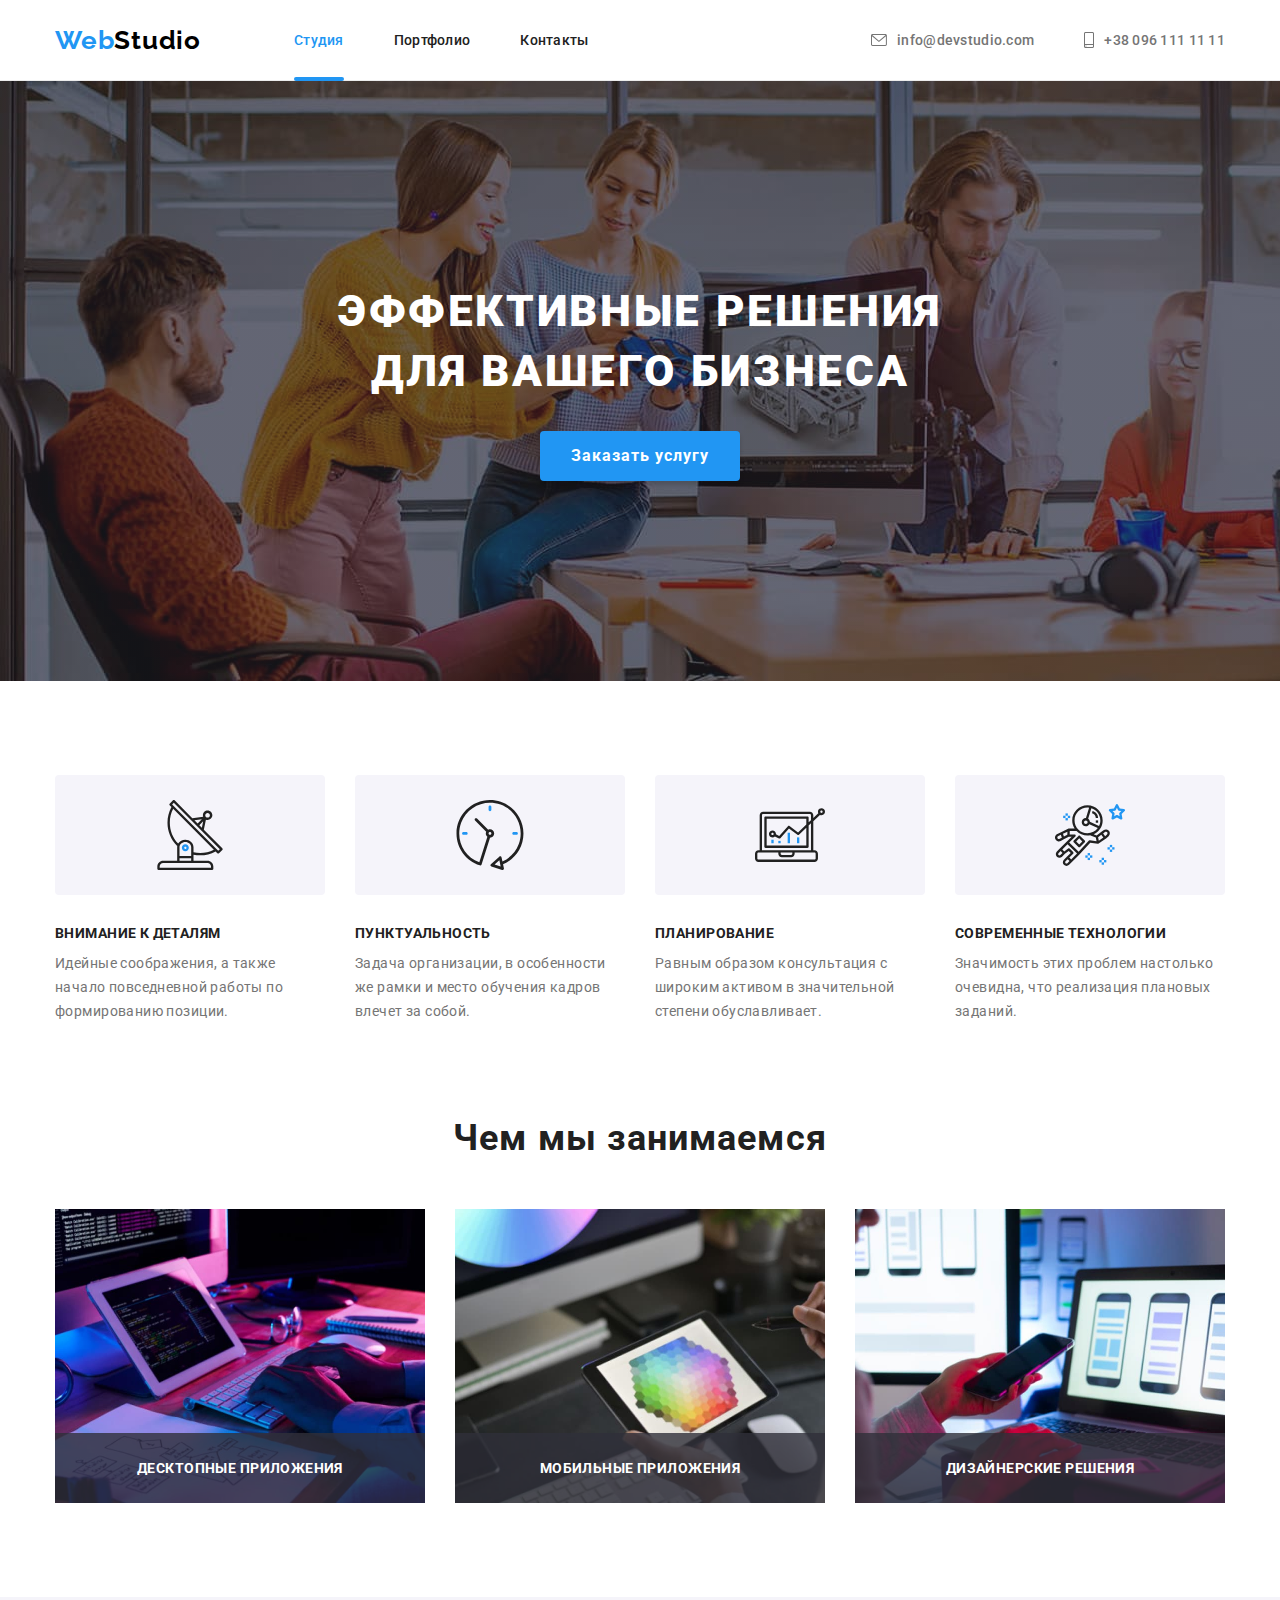
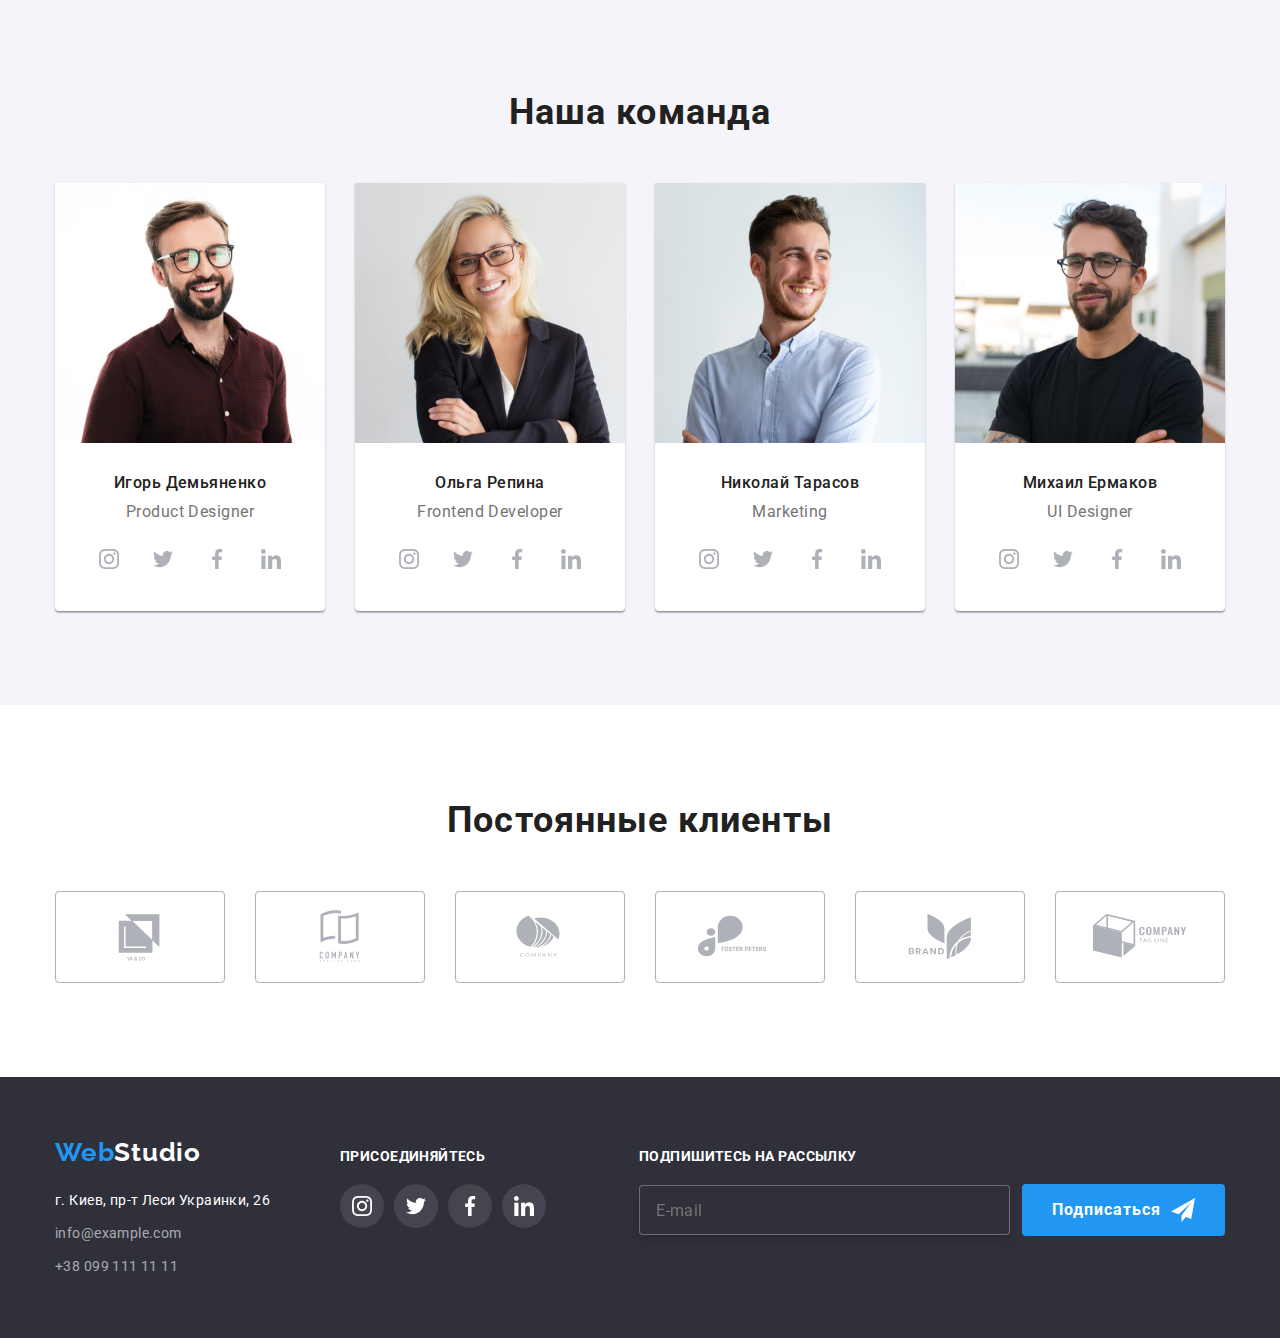
<file: index.html>
<!DOCTYPE html>
<html lang="ru">
<head>
    <meta charset="UTF-8">
    <meta http-equiv="X-UA-Compatible" content="IE=edge">
    <!-- <meta name="viewport" content="width=device-width, initial-scale=1.0"> -->
    <meta name="viewport" content="width=device-width, initial-scale=1.0">
    <title>WebStudio</title>
    <link rel="stylesheet" href="https://cdnjs.cloudflare.com/ajax/libs/modern-normalize/1.1.0/modern-normalize.css"
        integrity="sha512-Y0MM+V6ymRKN2zStTqzQ227DWhhp4Mzdo6gnlRnuaNCbc+YN/ZH0sBCLTM4M0oSy9c9VKiCvd4Jk44aCLrNS5Q=="
        crossorigin="anonymous" referrerpolicy="no-referrer" />
    <link rel="stylesheet" type="text/css" href="./css/style.css">
    <link rel="preconnect" href="https://fonts.gstatic.com">
    <link href="https://fonts.googleapis.com/css2?family=Raleway:wght@700&family=Roboto:wght@400;500;700;900&display=swap"
        rel="stylesheet">
        
<link rel="stylesheet" href="https://cdnjs.cloudflare.com/ajax/libs/animate.css/4.1.1/animate.min.css" />


</head>
<body>
    <!-- HEADER секция1 -->
    <header class="page-header"><div class="container">
        <nav class="main-nav">
            <a class="logo" href="./index.html"><span class="logo-span">Web</span>Studio</a>
            <ul class="header-list site-nav">
                <li class="item"><a href="./index.html" class="link current">Студия<div class="current-line animate__animated animate__zoomIn"></div></a></li>
                <li class="item"><a href="./portfolio.html" class="link">Портфолио</a></li>
                <li class="item"><a href="" class="link">Контакты</a></li>
            </ul>
        </nav>
        <ul class="header-list-contact">
            <li class="item"><a href="mailto:info@devstudio.com" class="link-contact"><svg class="header-list-icon" width="16px" height="12px">
                <use href="./images/icons.svg#icon-envelopemail"></use>
            </svg>info@devstudio.com</a></li>
            <li class="item"><a href="tel:+380961111111" class="link-contact"><svg class="header-list-icon" width="10px" height="16px">
                <use href="./images/icons.svg#icon-smartphone"></use>
            </svg>+38 096 111 11 11</a></li>
        </ul>
</div>
    </header>
   <main>
       <!-- HERO секция3 -->
        <section class="hero">
        <h1 class="section-3-text-color">Эффективные решения для вашего бизнеса</h1>
                <button type="button" class="section-hero-button primary animate__animated animate__pulse" data-modal-open>Заказать услугу</button>
        </section>
        <!-- Список задач секция4 -->
        <section class="features"> <div class="container">
            <h2 hidden>Плюсы компании</h2>
            <ul class="features-list">
                <li class="features-item">
                   <div class="features-item features-item-wallpaper"><svg width="70px" height="70px">
                        <use href="./images/icons.svg#icon-antenna-1"></use>
                    </svg></div>
                    <h3 class="section-4-h3">Внимание к деталям</h3>
                    <p class="section-4-text">Идейные соображения, а также начало повседневной работы по формированию позиции.</p>
                </li>
                <li class="features-item">
                    <div class="features-item features-item-wallpaper"><svg width="70px" height="70px">
                            <use href="./images/icons.svg#icon-clock-1"></use>
                        </svg></div>
                    <h3 class="section-4-h3">Пунктуальность</h3>
                    <p class="section-4-text">Задача организации, в особенности же рамки и место обучения кадров влечет за собой.</p>
                </li>
                <li class="features-item">
                    <div class="features-item features-item-wallpaper"><svg width="70px" height="70px">
                            <use href="./images/icons.svg#icon-diagram1"></use>
                        </svg></div>
                    <h3 class="section-4-h3">Планирование</h3>
                    <p class="section-4-text">Равным образом консультация с широким активом в значительной степени обуславливает.</p>
                </li>
                <li class="features-item">
                    <div class="features-item features-item-wallpaper"><svg width="70px" height="70px">
                            <use href="./images/icons.svg#icon-astronaut-1"></use>
                        </svg></div>
                    <h3 class="section-4-h3">Современные технологии</h3>
                    <p class="section-4-text">Значимость этих проблем настолько очевидна, что реализация плановых заданий.</p>
                </li>
            </ul>
            </div>
        </section>
        <!-- Чем мы занимаемся секция5 -->
        <section class="services"><div class="container">
            <h2 class="title">Чем мы занимаемся</h2>
            <ul class="services-list">
                <li class="services-item"> 
                    <div class="services-desktop"><img src="./images/programer-working.jpg" 
                    alt="Фото создание программного кода" width="370px" height="294px" >
                     <div class="services-thumb"><h3 class="services-text">Десктопные приложения</h3></div>
                    </div>
                </li>
                <li class="services-item">
                    <div class="services-desktop"><img src="./images/creative-artist-web-design.jpg" 
                    alt="Фото создание мобильных приложений" width="370" height="294" >
                        <div class="services-thumb"><h3 class="services-text">Мобильные приложения</h3></div>
                    </div>
                </li>
                <li class="services-item"> 
                    <div class="services-desktop"><img src="./images/web-ui-designers-are-developing-app.jpg" 
                    alt="Фото работа с дизайном" width="370px" height="294px" >
                    <div class="services-thumb"><h3 class="services-text">Дизайнерские решения</h3></div>
                    </div>
                </li>
            </ul>
</div>
        </section>

   <!-- Наша команда секция6 -->
   <section class="team"> <div class="container">
<h2 class="title">Наша команда</h2>
<ul class="team-list">
    <li class="team-item">
        <img src="./images/igor-demjanenko-1.jpg" alt="Игорь Демьяненко" width="270px" height="260px">
        <div class="team-box">
            <h3 class="team-name">Игорь Демьяненко</h3>
        <p class="section-6-text" lang="en">Product Designer</p>
        <ul class="team-social-list">
            <li class="team-social-item">
                <a class="team-social-link" href="">
                <svg class="team-social-icon" width="20px" height="20px">
                    <use href="./images/icons.svg#icon-instagram1"></use>
                </svg></a>
            </li>
            <li class="team-social-item">
                <a class="team-social-link" href="">
                <svg class="team-social-icon" width="20px" height="20px">
                    <use href="./images/icons.svg#icon-twitter1"></use>
                </svg></a>
            </li> 
            <li class="team-social-item">
                <a class="team-social-link" href="">
                <svg class="team-social-icon" width="20px" height="20px">
                    <use href="./images/icons.svg#icon-facebook1"></use>
                </svg></a>
            </li>
            <li class="team-social-item">
                <a class="team-social-link" href="">
                <svg class="team-social-icon" width="20px" height="20px">
                    <use href="./images/icons.svg#icon-linkedin1"></use>
                </svg></a>
            </li>
        </ul>
        </div>
    </li>
    <li class="team-item">
        <img src="./images/olga-repina-2.jpg" alt="Ольга Репина" width="270px" height="260px">
        <div class="team-box">
        <h3 class="team-name">Ольга Репина</h3>
        <p class="section-6-text" lang="en">Frontend Developer</p>
        <ul class="team-social-list">
            <li class="team-social-item">
                <a class="team-social-link" href="">
                    <svg class="team-social-icon" width="20px" height="20px">
                        <use href="./images/icons.svg#icon-instagram1"></use>
                    </svg></a>
            </li>
            <li class="team-social-item">
                <a class="team-social-link" href="">
                    <svg class="team-social-icon" width="20px" height="20px">
                        <use href="./images/icons.svg#icon-twitter1"></use>
                    </svg></a>
            </li>
            <li class="team-social-item">
                <a class="team-social-link" href="">
                    <svg class="team-social-icon" width="20px" height="20px">
                        <use href="./images/icons.svg#icon-facebook1"></use>
                    </svg></a>
            </li>
            <li class="team-social-item">
                <a class="team-social-link" href="">
                    <svg class="team-social-icon" width="20px" height="20px">
                        <use href="./images/icons.svg#icon-linkedin1"></use>
                    </svg></a>
            </li>
        </ul>
    </div>
    </li>
    <li class="team-item">
        <img src="./images/nikolay-tarasov-3.jpg" alt="Николай Тарасов" width="270px" height="260px">
        <div class="team-box"><h3 class="team-name">Николай Тарасов</h3>
        <p class="section-6-text" lang="en">Marketing</p>
    <ul class="team-social-list">
        <li class="team-social-item">
            <a class="team-social-link" href="">
                <svg class="team-social-icon" width="20px" height="20px">
                    <use href="./images/icons.svg#icon-instagram1"></use>
                </svg></a>
        </li>
        <li class="team-social-item">
            <a class="team-social-link" href="">
                <svg class="team-social-icon" width="20px" height="20px">
                    <use href="./images/icons.svg#icon-twitter1"></use>
                </svg></a>
        </li>
        <li class="team-social-item">
            <a class="team-social-link" href="">
                <svg class="team-social-icon" width="20px" height="20px">
                    <use href="./images/icons.svg#icon-facebook1"></use>
                </svg></a>
        </li>
        <li class="team-social-item">
            <a class="team-social-link" href="">
                <svg class="team-social-icon" width="20px" height="20px">
                    <use href="./images/icons.svg#icon-linkedin1"></use>
                </svg></a>
        </li>
    </ul>
    </div>
    </li>
    <li class="team-item">
        <img src="./images/mihail-ermakov-4.jpg" alt="Михаил Ермаков" width="270px" height="260px">
       <div class="team-box"><h3 class="team-name">Михаил Ермаков</h3>
        <p class="section-6-text" lang="en">UI Designer</p>
        <ul class="team-social-list">
            <li class="team-social-item">
                <a class="team-social-link" href="">
                    <svg class="team-social-icon" width="20px" height="20px">
                        <use href="./images/icons.svg#icon-instagram1"></use>
                    </svg></a>
            </li>
            <li class="team-social-item">
                <a class="team-social-link" href="">
                    <svg class="team-social-icon" width="20px" height="20px">
                        <use href="./images/icons.svg#icon-twitter1"></use>
                    </svg></a>
            </li>
            <li class="team-social-item">
                <a class="team-social-link" href="">
                    <svg class="team-social-icon" width="20px" height="20px">
                        <use href="./images/icons.svg#icon-facebook1"></use>
                    </svg></a>
            </li>
            <li class="team-social-item">
                <a class="team-social-link" href="">
                    <svg class="team-social-icon" width="20px" height="20px">
                        <use href="./images/icons.svg#icon-linkedin1"></use>
                    </svg></a>
            </li>
        </ul>
    </div>
    </li>
</ul>
   </section>
   <!-- Секция Постоянные клиенты -->
        <section class="client"><div class="container">
            <h2 class="title">Постоянные клиенты</h2>
            <ul class="client-list">
                <li class="client-item">
                    <a class="client-link" href="">
                        <svg class="client-icon" width="106px" height="60px">
                            <use href="./images/icons.svg#icon-company1logo">
                            </use>
                        </svg>
                    </a>
                </li>
                <li class="client-item">
                    <a class="client-link" href="">
                        <svg class="client-icon" width="106px" height="60px">
                            <use href="./images/icons.svg#icon-company2logo">
                            </use>
                        </svg>
                    </a>
                </li>
                <li class="client-item">
                    <a class="client-link" href="">
                        <svg class="client-icon" width="106px" height="60px">
                            <use href="./images/icons.svg#icon-company3logo">
                            </use>
                        </svg>
                    </a>
                </li>
                <li class="client-item">
                    <a class="client-link" href="">
                        <svg class="client-icon" width="106px" height="60px">
                            <use href="./images/icons.svg#icon-company4logo">
                            </use>
                        </svg>
                    </a>
                </li>
                <li class="client-item">
                    <a class="client-link" href="">
                        <svg class="client-icon" width="106px" height="60px">
                            <use href="./images/icons.svg#icon-company5logo">
                            </use>
                        </svg>
                    </a>
                </li>
                <li class="client-item">
                    <a class="client-link" href="">
                        <svg class="client-icon" width="106px" height="60px">
                            <use href="./images/icons.svg#icon-company6logo">
                            </use>
                        </svg>
                    </a>
                </li>
            </ul>
        </div>
        </section>
    </main>
    <footer class="footer-background"> 
    <div class="container footer-section">
        <div class="logo-adress">
        <a class="logo" href="./index.html"><span class="logo-span">Web</span><span class="logo-span-footer">Studio</span></a>
        <address>
            <ul class="footer-list">
                <li class="footer-item">
                    <a href="https://goo.gl/maps/SxN2yB6NeiDHtefY7" class="footer-map" target="_blank" rel="noopener noreferrer">г. Киев, пр-т Леси Украинки, 26</a>
                </li>
                <li class="footer-item">
                    <a href="mailto:info@example.com" class="footer-item">info@example.com</a>
                </li>
                <li class="footer-item">
                    <a href="tel:+380991111111" class="footer-item">+38 099 111 11 11</a>
                </li>
            </ul>
        </address>
        </div>
        <div class="footer-social">
            <p class="footer-social-name">Присоединяйтесь</p>
            <ul class="footer-social-list">
                <li class="footer-social-item">
                    <a class="footer-social-link" href="">
                        <svg class="footer-social-icon" width="20px" height="20px">
                            <use href="./images/icons.svg#icon-instagram1"></use>
                        </svg>
                    </a>
                </li>
                <li class="footer-social-item">
                    <a class="footer-social-link" href="">
                        <svg class="footer-social-icon" width="20px" height="20px">
                            <use href="./images/icons.svg#icon-twitter1"></use>
                        </svg>
                    </a>
                </li>
                <li class="footer-social-item">
                    <a class="footer-social-link" href="">
                        <svg class="footer-social-icon" width="20px" height="20px">
                            <use href="./images/icons.svg#icon-facebook1"></use>
                        </svg>
                    </a>
                </li>
                <li class="footer-social-item">
                    <a class="footer-social-link" href="">
                        <svg class="footer-social-icon" width="20px" height="20px">
                            <use href="./images/icons.svg#icon-linkedin1"></use>
                        </svg>
                    </a>
                </li>
            </ul>
        </div>
        <div class="footer-form-box">
           <p class="footer-form-title">Подпишитесь на рассылку</p>
            <form class="footer-form-send" action="" method="POST" autocomplete="off">
                <div class="footer-form-box-send">
                    <input class="footer-form-input" type="email" id="email" placeholder="E-mail" required>
                <button class="footer-form-send-button" type="submit">Подписаться
                <svg class="footer-form-icon" width="24px" height="24px">
                    <use href="./images/icons.svg#icon-icon-send"></use>
                </svg></button>
                </div>
            </form>
        </div>
    </div>
    </footer>
    <div class="backdrop is-hidden" data-modal>
        <div class="modal-window">
        <button type="button" class="close-btn" data-modal-close>
            <svg class="icon-modal-close-btn" width="18px" height="18px">
                <use href="./images/icons.svg#icon-close-black-backdrop"></use>
            </svg>
        </button>
            <p class="modal-form-title">Оставьте свои данные, мы вам перезвоним</p>
            <form class="modal-form" name="form1" action="" method="POST" autocomplete="off">
                <label class="modal-form-label" for="name">Имя *</label>
                <div class="modal-form-box">
                    <input class="modal-form-input" id="name" type="text" minlength="2" maxlength="25" autofocus placeholder="Иван" required>
                    <svg class="modal-form-icon" width="18px" height="18px">
                        <use href="./images/icons.svg#icon-person-black"></use>
                    </svg>
                </div>
                <label class="modal-form-label" for="phone">Телефон *</label>
                <div class="modal-form-box">
                    <input class="modal-form-input tel" name="phone" id="phone" type="tel" placeholder="+38 (000) 000 00 00" required title="000-000-00-00"> 
                    <svg class="modal-form-icon" width="18px" height="18px">
                        <use href="./images/icons.svg#icon-phone-black"></use>
                    </svg>
                </div>
                <label class="modal-form-label" for="email">Почта *</label>
                <div class="modal-form-box">
                    <input class="modal-form-input" id="email" type="email" placeholder="test@test.com" required>
                    <svg class="modal-form-icon" width="18px" height="18px">
                        <use href="./images/icons.svg#icon-email-black"></use>
                    </svg>
                </div>
                <label class="modal-form-label" for="">Комментарий</label>
                <textarea class="modal-form-comment" name="comment" id="comment" rows="10"
                    placeholder="Введите текст"></textarea>
                <label class="modal-form-comment-flex" for="accept"><input class="checkbox-input visually-hidden" type="checkbox" name="accept" id="accept" required><span
                        class="modal-check-box"></span><span class="modal-check-accept">Соглашаюсь с рассылкой и принимаю <a class="modal-check-order" href="./pdf/test_dogovor.pdf" target="_blank" rel="noopener noreferrer">Условия
                            договора</a></span></label>
                            <button type="submit" class="form-send-button">Отправить</button>

                            <!-- pattern="[0-9]{3}-[0-9]{3}-[0-9]{2}-[0-9]{2}" -->

                            <!-- <div class="row">
                                <label for="phone">Телефон:</label>
                            </div>
                            <div class="row">
                                <input class="tel" type="tel" name="phone" id="phone" placeholder="+38(000)000-00-00" />
                            </div> -->
            </form>
        </div>
    </div>
    <script src="./js/modal.js"></script>
    <script src="./js/imask.js"></script>
    <!-- <script src="./js/email-validation.js"></script> -->
</body>
</html>
</file>
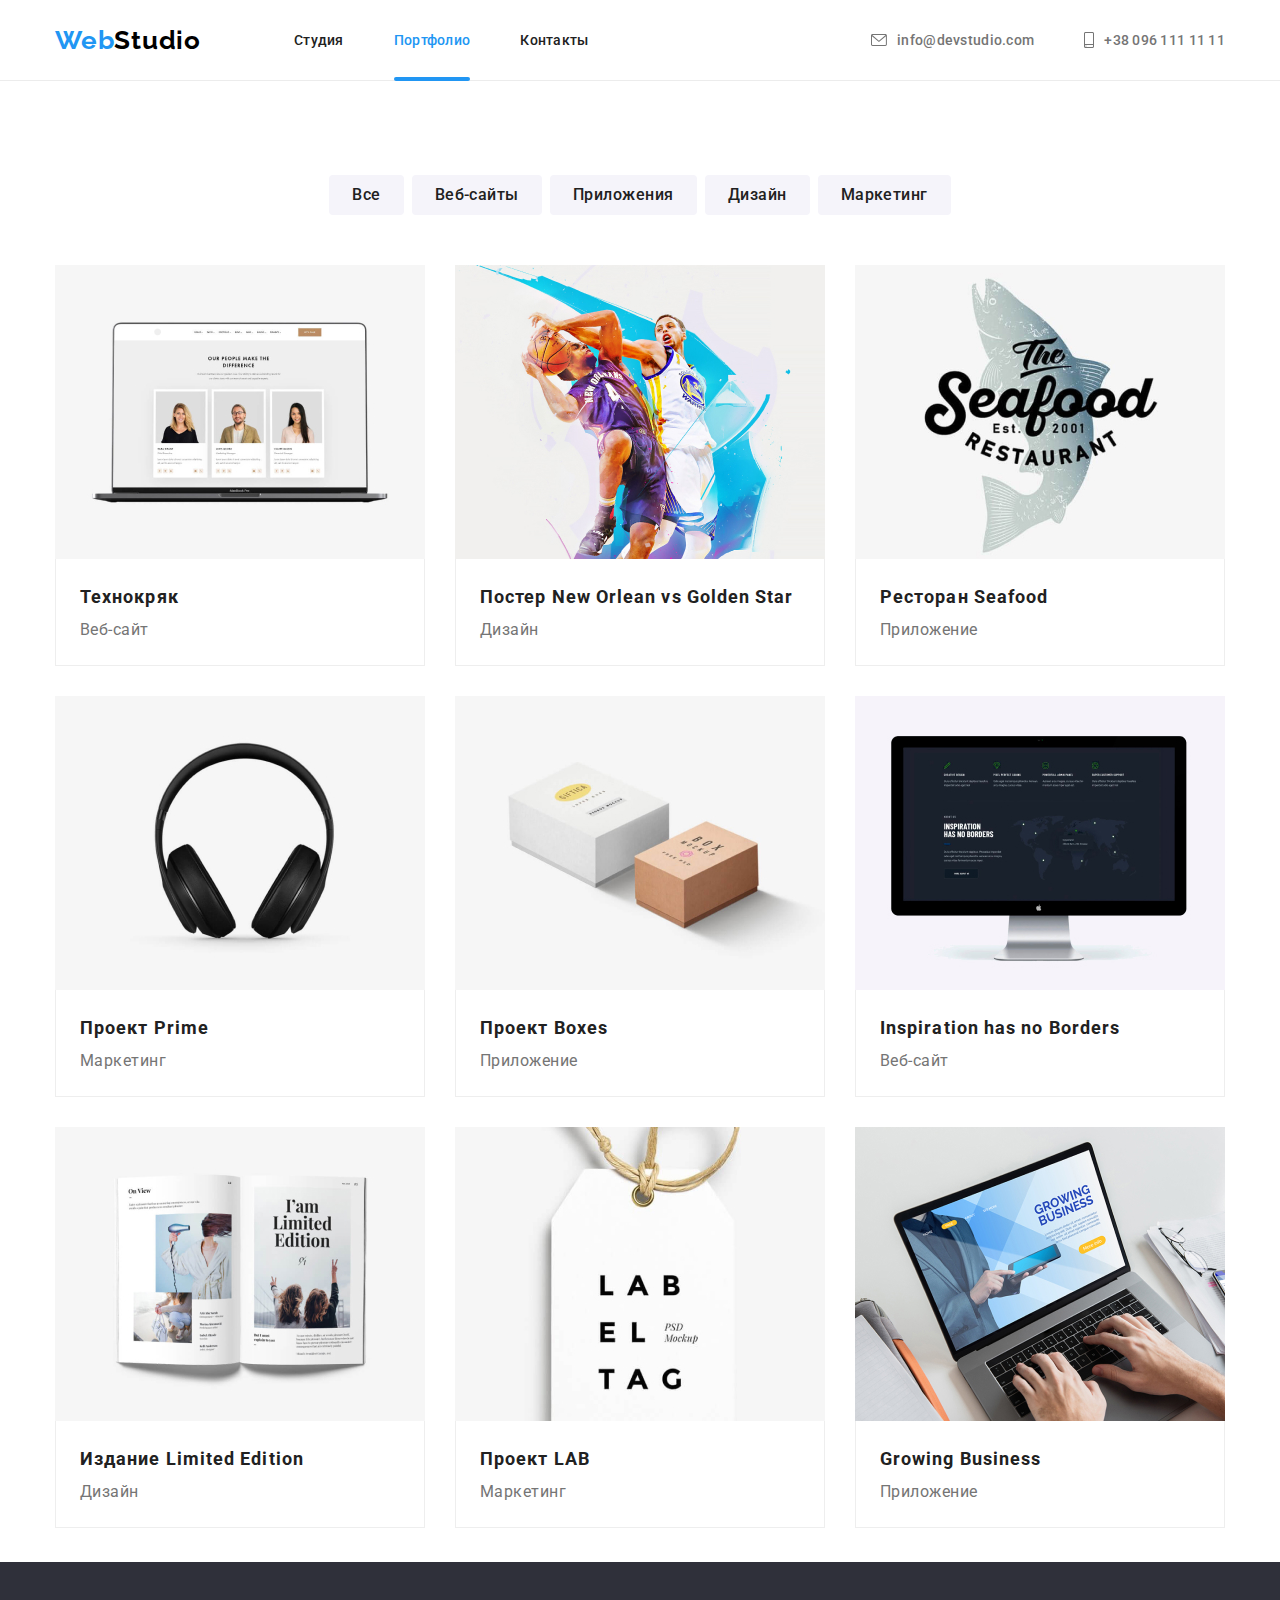
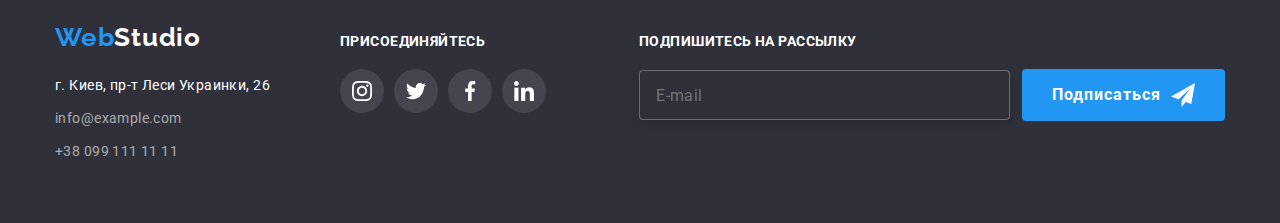
<file: portfolio.html>
<!DOCTYPE html>
<html lang="ru">
<head>
    <meta charset="UTF-8">
    <meta http-equiv="X-UA-Compatible" content="IE=edge">
    <meta name="viewport" content="width=device-width, initial-scale=1.0">
    <title>WebStudio portfolio</title>
    <link rel="stylesheet" href="https://cdnjs.cloudflare.com/ajax/libs/modern-normalize/1.1.0/modern-normalize.css"
        integrity="sha512-Y0MM+V6ymRKN2zStTqzQ227DWhhp4Mzdo6gnlRnuaNCbc+YN/ZH0sBCLTM4M0oSy9c9VKiCvd4Jk44aCLrNS5Q=="
        crossorigin="anonymous" referrerpolicy="no-referrer" />
    <link rel="stylesheet" type="text/css" href="./css/style.css">
    <link rel="preconnect" href="https://fonts.gstatic.com">
    <link href="https://fonts.googleapis.com/css2?family=Raleway:wght@700&family=Roboto:wght@400;500;700;900&display=swap"
        rel="stylesheet">
    <link rel="stylesheet" href="https://cdnjs.cloudflare.com/ajax/libs/animate.css/4.1.1/animate.min.css" />
</head>
<body>
    <!-- HEADER секция1 -->
    <header class="page-header">
        <div class="container">
            <nav class="main-nav">
                <a class="logo" href="./index.html"><span class="logo-span">Web</span>Studio</a>
                <ul class="header-list site-nav">
                    <li class="item"><a href="./index.html" class="link ">Студия</a></li>
                    <li class="item"><a href="./portfolio.html" class="link current">Портфолио<div class="current-line animate__animated animate__zoomIn"></div></a></li>
                    <li class="item"><a href="" class="link">Контакты</a></li>
                </ul>
            </nav>
            <ul class="header-list-contact">
                <li class="item"><a href="mailto:info@devstudio.com" class="link-contact"><svg class="header-list-icon"
                            width="16px" height="12px">
                            <use href="./images/icons.svg#icon-envelopemail"></use>
                        </svg>info@devstudio.com</a></li>
                <li class="item"><a href="tel:+380961111111" class="link-contact"><svg class="header-list-icon" width="10px"
                            height="16px">
                            <use href="./images/icons.svg#icon-smartphone"></use>
                        </svg>+38 096 111 11 11</a></li>
            </ul>
        </div>
    </header>
<main>
    <section class="hero-portfolio">
        <div class="container">
        <!-- HERO секция1 -->
        <h1 hidden>Эффективные решения для вашего бизнеса портфолио</h1>
        <!-- Список фильтров -->
        <ul class="list-button">
            <li class="section-list-button" ><button type="button">Все</button></li>
            <li class="section-list-button" ><button type="button">Веб-сайты</button></li>
            <li class="section-list-button" ><button type="button">Приложения</button></li>
            <li class="section-list-button" ><button type="button">Дизайн</button></li>
            <li class="section-list-button" ><button type="button">Маркетинг</button></li>
        </ul>
        <!-- Список портфолио -->
        <ul class="nobull portfolio-text portfolio-list">
            <li><a class="portfolio-item" href="">
               <div class="portfolio-item-img"><img src="./images/portfolio01.jpg" alt="Технокряк" width="370" height="294">
                <p class="portfolio-thumb portfolio-overlay-text">Технокряк это современная площадка распространения коронавируса. Компании используют эту платформу для цифрового
                шпионажа и атак на защищённые сервера конкурентов.</p></div>
                <div class="portfolio-box"> <h3>Технокряк</h3>
                <p>Веб-сайт</p></div></a>
            </li>
            <li><a class="portfolio-item" href="">
                <div class="portfolio-item-img"><img src="./images/portfolio02.jpg" alt="Постер New Orlean vs Golden Star" width="370" height="294">
                    <p class="portfolio-thumb portfolio-overlay-text">Технокряк это современная площадка распространения коронавируса. Компании используют эту платформу для цифрового
                шпионажа и атак на защищённые сервера конкурентов.</p>
                    </div>
                <div class="portfolio-box"> <h3>Постер <span lang="en">New Orlean vs Golden Star</span> </h3>
                <p>Дизайн</p></div></a>
            </li>
            <li><a class="portfolio-item" href="">
                <div class="portfolio-item-img"><img src="./images/portfolio03.jpg" alt="Ресторан Seafood" width="370" height="294">
                <p class="portfolio-thumb portfolio-overlay-text">Технокряк это современная площадка распространения коронавируса. Компании используют эту платформу для цифрового
                шпионажа и атак на защищённые сервера конкурентов.</p>
                </div>
                <div class="portfolio-box"> <h3>Ресторан <span lang="en">Seafood</span></h3>
                <p>Приложение</p></div>
            </a></li>
            <li><a class="portfolio-item" href="">
                <div class="portfolio-item-img"><img src="./images/portfolio04.jpg" alt="Проект Prime" width="370" height="294">
                <p class="portfolio-thumb portfolio-overlay-text">Технокряк это современная площадка распространения коронавируса. Компании используют эту платформу для цифрового
                шпионажа и атак на защищённые сервера конкурентов.</p>
                </div>
                <div class="portfolio-box"> <h3>Проект <span lang="en">Prime</span> </h3>
                <p>Маркетинг</p></div>
            </a></li>
            <li><a class="portfolio-item" href="">
                <div class="portfolio-item-img"><img src="./images/portfolio05.jpg" alt="Проект Boxes" width="370" height="294">
                <p class="portfolio-thumb portfolio-overlay-text">Технокряк это современная площадка распространения коронавируса. Компании используют эту платформу для цифрового
                шпионажа и атак на защищённые сервера конкурентов.</p>
                </div>
                <div class="portfolio-box"> <h3>Проект <span lang="en">Boxes</span></h3>
                <p>Приложение</p></div>
            </a></li>
            <li><a class="portfolio-item" href="">
                <div class="portfolio-item-img"><img src="./images/portfolio06.jpg" alt="Inspiration has no Borders" width="370" height="294">
                <p class="portfolio-thumb portfolio-overlay-text">Технокряк это современная площадка распространения коронавируса. Компании используют эту платформу для цифрового
                шпионажа и атак на защищённые сервера конкурентов.</p>
                </div>
                <div class="portfolio-box"> <h3 lang="en">Inspiration has no Borders</h3>
                <p>Веб-сайт</p></div>
            </a></li>
            <li><a class="portfolio-item" href="">
                <div class="portfolio-item-img"><img src="./images/portfolio07.jpg" alt="Издание Limited Edition" width="370" height="294">
                <p class="portfolio-thumb portfolio-overlay-text">Технокряк это современная площадка распространения коронавируса. Компании используют эту платформу для цифрового
                шпионажа и атак на защищённые сервера конкурентов.</p>
                </div>
                <div class="portfolio-box"><h3>Издание <span lang="en">Limited Edition</span></h3>
                <p>Дизайн</p></div>
            </a></li>
            <li><a class="portfolio-item" href="">
                <div class="portfolio-item-img"><img src="./images/portfolio08.jpg" alt="Проект LAB" width="370" height="294">
                <p class="portfolio-thumb portfolio-overlay-text">Технокряк это современная площадка распространения коронавируса.Компании используют эту платформу для цифрового
                шпионажа и атак на защищённые сервера конкурентов.</p>
                </div>
                <div class="portfolio-box"> <h3>Проект <span lang="en">LAB</span></h3>
                <p>Маркетинг</p></div>
            </a></li>
            <li><a class="portfolio-item" href="">
                <div class="portfolio-item-img"><img src="./images/portfolio09.jpg" alt="Growing Business" width="370" height="294">
                <p class="portfolio-thumb portfolio-overlay-text">Технокряк это современная площадка распространения коронавируса. Компании используют эту платформу для цифрового
                шпионажа и атак на защищённые сервера конкурентов.</p>
                </div>
                <div class="portfolio-box"> <h3 lang="en">Growing Business</h3>
                <p>Приложение</p></div>
            </a></li>
        </ul>
        </div>
    </section>
</main>
<!-- Подвал -->
    <footer class="footer-background">
        <div class="container footer-section">
            <div class="logo-adress">
                <a class="logo" href="./index.html"><span class="logo-span">Web</span><span
                        class="logo-span-footer">Studio</span></a>
                <address>
                    <ul class="footer-list">
                        <li class="footer-item">
                            <a href="https://goo.gl/maps/SxN2yB6NeiDHtefY7" class="footer-map" target="_blank"
                                rel="noopener noreferrer">г. Киев, пр-т Леси Украинки, 26</a>
                        </li>
                        <li class="footer-item">
                            <a href="mailto:info@example.com" class="footer-item">info@example.com</a>
                        </li>
                        <li class="footer-item">
                            <a href="tel:+380991111111" class="footer-item">+38 099 111 11 11</a>
                        </li>
                    </ul>
                </address>
            </div>
            <div class="footer-social">
                <p class="footer-social-name">Присоединяйтесь</p>
                <ul class="footer-social-list">
                    <li class="footer-social-item">
                        <a class="footer-social-link" href="">
                            <svg class="footer-social-icon" width="20px" height="20px">
                                <use href="./images/icons.svg#icon-instagram1"></use>
                            </svg>
                        </a>
                    </li>
                    <li class="footer-social-item">
                        <a class="footer-social-link" href="">
                            <svg class="footer-social-icon" width="20px" height="20px">
                                <use href="./images/icons.svg#icon-twitter1"></use>
                            </svg>
                        </a>
                    </li>
                    <li class="footer-social-item">
                        <a class="footer-social-link" href="">
                            <svg class="footer-social-icon" width="20px" height="20px">
                                <use href="./images/icons.svg#icon-facebook1"></use>
                            </svg>
                        </a>
                    </li>
                    <li class="footer-social-item">
                        <a class="footer-social-link" href="">
                            <svg class="footer-social-icon" width="20px" height="20px">
                                <use href="./images/icons.svg#icon-linkedin1"></use>
                            </svg>
                        </a>
                    </li>
                </ul>
            </div>
            <div class="footer-form-box">
                <p class="footer-form-title">Подпишитесь на рассылку</p>
                <form class="footer-form-send" action="" method="POST">
                    <div class="footer-form-box-send">
                        <input class="footer-form-input" type="email" id="email" placeholder="E-mail" required>
                        <button class="footer-form-send-button" type="submit">Подписаться
                            <svg class="footer-form-icon" width="24px" height="24px">
                                <use href="./images/icons.svg#icon-icon-send"></use>
                            </svg></button>
                    </div>
                </form>
            </div>
        </div>
    </footer>
    <script src="./js/modal.js"></script>
</body>

</html>
</file>
<file: css/style.css>
/* body */
:root {
  --primary-text-color: rgba(0, 0, 0, 0.8);
  --title-text-color: #000000;
  --accent-color: #2196f3;
  --cursor-button-color: #188CE8;
  --primary-white-color: #ffffff;
  --text-color-white: #ffffff;
  --text-footer: #ffffff99;
  --border-color: #ececec;
  --border-portfolio-color: #eeeeee;
  --portfolio-button-color: #f5f4fa;
  --text-color: #212121;
  --portfolio-color-title: #757575;
  --hero-background-color: #2f303a;
  --footer-item-color: rgba(255, 255, 255, 0.6);
  --social-icon-color: #afb1b8;
  --footer-icon-color: rgba(255, 255, 255, 0.1);
  --transition-timing-function: cubic-bezier(0.4, 0, 0.2, 1);
  --modal-form-input: rgba(33, 33, 33, 0.2);
  --textarea: rgba(117, 117, 117, 0.5);
  --footer-form-icon-color: #ffffff;
}
body {
  font-family: 'Roboto', sans-serif;
  color: var(--text-color);
  /* max-width: 1600px;
  margin: 0px auto; */
}
h1,
h2,
h3,
h4,
h5,
p {
  margin: 0;
}
/* Изменяет фон заголовка h1 */
.hero {
  background-color: var(--hero-background-color);
  padding-top: 200px;
  padding-bottom: 200px;
  text-align: center;
  max-width: 1600px;
  margin: 0 auto;
  background-image: linear-gradient(
      rgba(47, 48, 58, 0.4),
      rgba(47, 48, 58, 0.4)
    ),
    url(../images/header-background.jpg);
}
.container {
  width: 1200px;
  padding: 0 15px;
  margin: 0 auto;
}
.page-header .container {
  display: flex;
  align-items: center;
}

.main-nav .logo {
  margin-right: 93px;
}
.header-list {
  display: flex;
}
.header-list-contact {
  display: flex;
  margin-left: auto;
}
.header-list .item + .item {
  margin-left: 50px;
}
/* .header-list:not(:last-child) {
  margin-right: 50px;
} */
.header-list-contact .item + .item {
  margin-left: 50px;
}

.main-nav {
  display: flex;
  align-items: center;
}
.page-header {
  border-bottom: 1px solid var(--border-color);
  max-width: 1600px;
  margin: 0px auto;
}

/*Делает стиль логотипа logotip */
.logo {
  font-family: 'Raleway', sans-serif;
  text-decoration: none;
  font-style: normal;
  font-weight: bold;
  font-size: 26px;
  line-height: 31px;
  color: var(--title-text-color);
  letter-spacing: 0.03em;
}
/* Делает слово Studio в логотипе синим */
.logo-span {
  color: var(--accent-color);
}

/* Делает слово Studio в логотипе footer белым */
.logo-span-footer {
  color: var(--primary-white-color);
}
/* Делает подсветку при наведении курсора или перехода цветом для nav и footer */
.footer-list .footer-item:hover,
.footer-list .footer-item:focus,
.footer-list .footer-map:hover,
.footer-list .footer-map:focus,
.header-list .link:active,
.header-list .link:hover,
.header-list .link:focus,
.header-list-contact .link-contact:hover,
.header-list-contact .link-contact:focus,
.header-list .link.current,
.header-list-contact .link-contact.current {
  color: var(--accent-color);
}
/* Делаем подчеркивание текущей страницы */
.site-nav .item {
  /* position: relative; */
}
.site-nav .current-line {
  /* display: inline; */
  position: relative;
  bottom: -33px;
}

.site-nav .current-line::after {
  content: '';
  display: inline-block;
  width: 100%;
  height: 4px;
  border-radius: 2px;
  background-color: var(--accent-color);
  bottom: 0px;

  position: absolute;

  /* }

.site-nav::after {
  content: '';

  position: absolute;
  left: 0;
  bottom: 0;

  display: block;
  width: 100%;
  height: 5px;
  background-color: red; */

  /* transform: scaleX(0.1);
  transition: transform 250ms cubic-bezier(0.4, 0, 0.2, 1),
    opacity 2500ms cubic-bezier(0.4, 0, 0.2, 1); */
}

/* .site-nav .current::after {
  opacity: 1;
  transform: scaleX(1);
} */

/* Делает футер в стиле */
.footer-list .footer-item {
  font-style: normal;
  font-weight: normal;
  font-size: 14px;
  line-height: 24px;
  text-decoration: none;
  letter-spacing: 0.03em;
  color: var(--footer-item-color);
  /* margin-right: 10px; */
  /* Добавляем анимацию */
  transition: color 250ms var(--transition-timing-function);
}
/* Делает цвет текста ссылки на карту */
.footer-map {
  color: var(--primary-white-color);
  font-style: normal;
  font-weight: normal;
  font-size: 14px;
  line-height: 24px;
  text-decoration: none;
  /* Добавляем анимацию */
  transition: color 250ms var(--transition-timing-function);
  white-space: nowrap; /* Запрещаем перенос текста */
 }
/* Делаем цвет фона footer */
.footer-background {
  background-color: var(--hero-background-color);
  padding-top: 60px;
  padding-bottom: 60px;
  max-width: 1600px;
  margin: 0px auto;
}
/* Убираем маркеры в списках */
ul {
  list-style: none;
  margin: 0;
  padding: 0;
}

/* Изменяет стили и цвет header навигации */
.site-nav .link {
  display: block;
  padding: 32px 0;
  font-style: normal;
  font-weight: 500;
  font-size: 14px;
  line-height: 16px;
  letter-spacing: 0.02em;
  text-decoration: none;
  color: var(--text-color);
  /* Добавляем анимацию */
  transition: color 250ms var(--transition-timing-function);
}
/* Изменяет стили и цвет header контакты */
.link-contact {
  display: flex;
  align-items: center;
  text-decoration: none;
  font-style: normal;
  font-weight: 500;
  font-size: 14px;
  line-height: 16px;
  letter-spacing: 0.02em;
  color: var(--portfolio-color-title);
  padding: 32px 0px;
  /* Добавляем анимацию */
  transition: color 250ms var(--transition-timing-function);
}
/* Изменяет курсор на кнопке заказать услугу в секции3 */
.section-hero-button {
  border: 1px solid transparent;
  font-family: 'Roboto', sans-serif;
  cursor: pointer;
  font-style: normal;
  font-weight: bold;
  font-size: 16px;
  line-height: 30px;
  /* identical to box height, or 187% */
  letter-spacing: 0.06em;
  box-shadow: 0px 4px 4px rgba(0, 0, 0, 0.15);
  border-radius: 4px;
  min-width: 200px;
  min-height: 50px;
  /* Добавляем анимацию */
  transition: box-shadow 250ms var(--transition-timing-function));
}
.section-hero-button.primary:hover,
.section-hero-button.primary:focus {
  /* При наведении курсора делает не прозрачным кнопку */
  /* background-color: rgba(33, 150, 243, 1); */
  background-color: var(--cursor-button-color);
  /* opacity: 1; */
  /* Добавляем анимацию */
  animation-iteration-count: infinite;
  display: inline-block;
}

.section-hero-button.primary {
  color: var(--primary-white-color);
  background-color: var(--accent-color);
  /* background-color: rgba(33, 150, 243, 0.9); */
  /* opacity: 0.9; */
  /* Добавляем анимацию */
  transition: background-color 250ms var(--transition-timing-function), color 250ms var(--transition-timing-function), opacity 250ms var(--transition-timing-function);
}

/* Изменяет шрифт Эффективные решения для вашего бизнеса */
.section-3-text-color {
  font-style: normal;
  font-weight: 900;
  font-size: 44px;
  line-height: 60px;
  text-align: center;
  letter-spacing: 0.06em;
  text-transform: uppercase;
  color: var(--primary-white-color);
  width: 696px;
  margin: 0 auto;
  margin-bottom: 30px;
}
/* Изменяет текст секции 4 заголовков h3 */
.section-4-h3 {
  font-style: normal;
  font-weight: bold;
  font-size: 14px;
  line-height: 16px;
  letter-spacing: 0.03em;
  text-transform: uppercase;
}
.features-list {
  display: flex;
}
.features {
  padding-top: 94px;
  padding-bottom: 94px;
  max-width: 1600px;
  margin: 0px auto;
}
.features-item + .features-item {
  margin-left: 30px;
}

.features-item {
  width: 270px;
}
.services {
  padding-bottom: 94px;
  max-width: 1600px;
  margin: 0px auto;
}
.services-list {
  display: flex;
}
.services-item + .services-item {
  margin-left: 30px;
}
/* Наложение подписи в секции чем мы занимаемся поверх изображения */
.services-thumb {
  background: rgba(47, 48, 58, 0.8);
  padding-top: 27px;
  padding-bottom: 27px;
  position: absolute;
  bottom: 0px;
  width: 100%;
}
.services-text {
  font-style: normal;
  font-weight: bold;
  font-size: 14px;
  line-height: 16px;
  text-align: center;
  letter-spacing: 0.03em;
  text-transform: uppercase;
  color: var(--primary-white-color);
}
.services-desktop {
  position: relative;
}
/* Изменяет текст секции 4 */
.section-4-text {
  font-style: normal;
  font-weight: normal;
  font-size: 14px;
  line-height: 24px;
  /* or 171% */
  letter-spacing: 0.03em;
  color: var(--portfolio-color-title);
  margin-top: 10px;
}
/* Изменяет текст секции 5 заголовков h2 */
/* Изменяет текст секции 6 заголовка h2 */
.title {
  font-style: normal;
  font-weight: bold;
  font-size: 36px;
  line-height: 42px;
  text-align: center;
  letter-spacing: 0.03em;
  margin-bottom: 50px;
}

/* Изменяет текст секции 6 заголовков h3 имя и фамилия команды */
.team-name {
  font-style: normal;
  font-weight: 500;
  font-size: 16px;
  line-height: 19px;
  /* identical to box height */
  text-align: center;
  letter-spacing: 0.03em;
  margin-bottom: 10px;
}

/* Изменяет текст секции 6 */
.section-6-text {
  font-style: normal;
  font-weight: normal;
  font-size: 16px;
  line-height: 19px;
  /* identical to box height */
  text-align: center;
  letter-spacing: 0.03em;
  color: var(--portfolio-color-title);
}
/* Изменяет фон секции 6 */
.team {
  background-color: var(--portfolio-button-color);
  padding-top: 94px;
  padding-bottom: 94px;
  max-width: 1600px;
  margin: 0px auto;
}
.team-list {
  display: flex;
}
.team-item {
  background-color: var(--primary-white-color);
  /* material shadow v1 */
  box-shadow: 0px 1px 3px rgba(0, 0, 0, 0.12), 0px 1px 1px rgba(0, 0, 0, 0.14),
    0px 2px 1px rgba(0, 0, 0, 0.2);
  border-radius: 0px 0px 4px 4px;
}
.team-item + .team-item {
  margin-left: 30px;
}
.team-box {
  padding-top: 30px;
  padding-bottom: 30px;
  padding-left: 32px;
  padding-right: 32px;
}
.footer-background .logo {
  display: block;
  margin-bottom: 20px;
}

.footer-item + .footer-item {
  margin-top: 9px;
}
/* Изменяет в Porffolio текст кнопок фильтра */
.section-list-button button {
  display: inline-block;
  border: 1px solid transparent;
  font-style: normal;
  font-weight: 500;
  font-size: 16px;
  line-height: 26px;
  /* identical to box height, or 162% */
  text-align: center;
  letter-spacing: 0.03em;
  background-color: var(--portfolio-button-color);
  /* shadow-middle */
  border-radius: 4px;
  padding: 6px 22px;
  box-shadow: none;
  color: currentColor;
  /* Добавляем анимацию */
  transition: background-color 250ms var(--transition-timing-function),
    box-shadow 250ms var(--transition-timing-function),
    color 250ms var(--transition-timing-function);
}

.nobull {
  list-style-type: none;
}
.portfolio-text a {
  text-decoration: none;
}
.portfolio-text h3 {
  font-style: normal;
  font-weight: bold;
  font-size: 18px;
  line-height: 36px;
  /* identical to box height, or 200% */
  letter-spacing: 0.06em;
  color: var(--text-color);
}
.portfolio-text p {
  font-style: normal;
  font-weight: normal;
  font-size: 16px;
  line-height: 30px;
  /* identical to box height, or 187% */
  letter-spacing: 0.03em;
  color: var(--portfolio-color-title);
}

.list-button {
  display: flex;
  justify-content: center;
  margin-bottom: 50px;
}
.section-list-button + .section-list-button {
  margin-left: 8px;
}

.portfolio-list {
  display: flex;
  flex-wrap: wrap;
  margin-left: -30px;
  margin-top: -30px;
}
.portfolio-item {
  margin-left: 30px;
  margin-top: 30px;
  display: block;
  box-shadow: none;
  /* Добавляем анимацию */
  transition: box-shadow 250ms var(--transition-timing-function);
}

.portfolio-item:hover,
.portfolio-item:focus {
  cursor: pointer;
  box-sizing: border-box;
  box-shadow: 0px 1px 1px rgba(0, 0, 0, 0.12), 0px 4px 4px rgba(0, 0, 0, 0.06),
    1px 4px 6px rgba(0, 0, 0, 0.16);
  display: block;
}
.hero-portfolio {
  padding-top: 94px;
  padding-bottom: 34px;
}
.portfolio-box {
  padding: 20px 24px;
  border: 1px solid var(--border-portfolio-color);
  border-top: none;
}
.portfolio-item .portfolio-overlay-text {
  background: rgba(33, 150, 243, 0.9);
  color: var(--text-color-white);
  font-family: Roboto;
  font-style: normal;
  font-weight: normal;
  font-size: 18px;
  line-height: 28px;
  /* or 156% */
  letter-spacing: 0.03em;
  padding: 63px 24px;
  height: 100%;
  width: 100%;
  overflow: auto;
  transform: translateY(100%);
  transition: transform 250ms, color 250ms var(--transition-timing-function);
}
.portfolio-item .portfolio-thumb {
  position: absolute;
  top: 0;
  left: 0;
}
.portfolio-item-img {
  position: relative;
  overflow: hidden;
}
.portfolio-item:hover .portfolio-overlay-text,
.portfolio-item:focus .portfolio-overlay-text {
  transform: translateY(0%);
  /* Добавляем анимацию */
  transition: transform 250ms var(--transition-timing-function);
}
img {
  display: block;
  max-width: 100%;
}
.list-button button:hover,
.list-button button:focus {
  background-color: var(--accent-color);
  color: var(--primary-white-color);
  cursor: pointer;
  box-shadow: 0px 3px 1px rgba(0, 0, 0, 0.1), 0px 1px 2px rgba(0, 0, 0, 0.08),
    0px 2px 2px rgba(0, 0, 0, 0.12);
}

.link-contact .header-list-icon {
  margin-right: 10px;
  fill: currentColor;
  /* Добавляем анимацию */
  transition: fill 250ms var(--transition-timing-function);
}

.features-list .features-item .features-item-wallpaper {
  background-color: var(--portfolio-button-color);
  margin-bottom: 30px;
  display: flex;
  justify-content: center;
  align-items: center;
  border-radius: 4px;
  height: 120px;
}

.team-social-list .team-social-item .team-social-link {
  display: flex;
  border-radius: 50%;
  align-items: center;
  justify-content: center;
  width: 44px;
  height: 44px;
  background-color: var(--primary-white-color);
  transition: background-color 250ms var(--transition-timing-function);
}
.team-social-list {
  display: flex;
  margin-top: 16px;
}
.team-social-icon {
  fill: var(--social-icon-color);
  /* Добавляем анимацию */
  transition: fill 250ms var(--transition-timing-function);
}
.team-social-link:hover .team-social-icon,
.team-social-link:focus .team-social-icon {
  fill: var(--primary-white-color);
}

.team-social-item + .team-social-item {
  margin-left: 10px;
}
.team-social-list .team-social-item .team-social-link:hover,
.team-social-list .team-social-item .team-social-link:focus {
  background-color: var(--accent-color);
}
.client {
  background-color: var(--primary-white-color);
  padding-top: 94px;
  padding-bottom: 94px;
  max-width: 1600px;
  margin: 0px auto;
}
.client-list {
  display: flex;
}
.client-link {
  display: flex;
  align-items: center;
  justify-content: center;
  width: 170px;
  height: 92px;
  border: 1px solid var(--social-icon-color);
  border-radius: 4px;
  fill: var(--social-icon-color);
  /* Добавляем анимацию */
  transition: fill 250ms var(--transition-timing-function),
    border 250ms var(--transition-timing-function);
}
.client-item + .client-item {
  margin-left: 30px;
}

.client-link:hover,
.client-link:focus {
  fill: var(--accent-color);
  border: 1px solid var(--accent-color);
}

.footer-social-name {
  font-weight: 700;
  font-size: 14px;
  line-height: 16px;
  letter-spacing: 0.03em;
  text-transform: uppercase;
  color: var(--primary-white-color);
}
.footer-social-list {
  display: flex;
  margin-top: 20px;
}
.footer-social {
}
.footer-social-link {
  display: flex;
  border-radius: 50%;
  align-items: center;
  justify-content: center;
  width: 44px;
  height: 44px;
  background-color: var(--footer-icon-color);
  fill: var(--primary-white-color);
  /* Добавляем анимацию */
  transition: background-color 250ms var(--transition-timing-function),
    fill 250ms var(--transition-timing-function);
}
.footer-social-item + .footer-social-item {
  margin-left: 10px;
}
.footer-social-link:hover,
.footer-social-link:focus {
  background-color: var(--accent-color);
}

.footer-section {
  display: flex;
  align-items: baseline;
}
.logo-adress {
  margin-right: 70px;
}
/* Модальное окно */
.backdrop {
  position: fixed;
  background-color: rgba(0, 0, 0, 0.2);
  top: 0;
  left: 0;
  width: 100vw;
  height: 100vh;

  /* модальное окно высвечиваеться */
  opacity: 1;
  visibility: visible;
  pointer-events: auto;
  transition: opacity 500ms linear, visibility 500ms linear, transform 1s;
}

.modal-window {
  position: absolute;
  padding: 40px;
  width: 528px;
  height: 581px;
  left: 50%;
  top: 50%;
  background-color: #ffffff;
  transform: translate(-50%, -50%);
  box-shadow: 0px 1px 3px rgba(0, 0, 0, 0.12), 0px 1px 1px rgba(0, 0, 0, 0.14), 0px 2px 1px rgba(0, 0, 0, 0.2);
  border-radius: 4px;
}
.close-btn {
  position: absolute;
  top: 8px;
  right: 8px;
  border-radius: 50%;
  align-items: center;
  justify-content: center;
  width: 30px;
  height: 30px;
  border: 1px solid rgba(0, 0, 0, 0.1);
  background-color: transparent;
  display: flex;
  cursor: pointer;
  padding: 0px;
}
.icon-modal-close-btn {
}

/* Прячем модальное окно */
.is-hidden {
  opacity: 0;
  visibility: hidden;
  pointer-events: none;
  /* transform: translate(30%, 50%); */
  transform: scale(0.1);
}

/* .icon-icon-send {
  display: inline-block;
  width: 1em;
  height: 1em;
  stroke-width: 0;
  stroke: currentColor;
  fill: currentColor;
} */

.modal-form-title {
  font-style: normal;
  font-weight: bold;
  font-size: 20px;
  line-height: 23px;
  text-align: center;
  letter-spacing: 0.03em;
  color: #212121;
  text-align: center;
  margin-bottom: 12px;
}

.modal-form-icon {
  position: absolute;
  left: 12px;
  transform: translateY(-50%);
  top: 50%;
}

.modal-form-input {
  width: 100%;
  height: 40px;
  border: 1px solid var(--modal-form-input);
  border-radius: 4px;
  padding-left: 42px;
  outline: none;
}
.modal-form-box {
  position: relative;
  margin-bottom: 10px;
}

.modal-form-input:hover,
.modal-form-input:focus {
  border-color: var(--accent-color);
}
.modal-form-input:hover + .modal-form-icon,
.modal-form-input:focus + .modal-form-icon {
  fill: var(--accent-color);
}
.modal-form-label {
  font-style: normal;
  font-weight: normal;
  font-size: 12px;
  line-height: 14px;
  /* identical to box height */
  letter-spacing: 0.01em;
  color: var(--portfolio-color-title);
  margin-bottom: 4px;
  display: inline-block;
}
.close-btn:hover,
.close-btn:focus {
  fill: var(--accent-color);
  border-color: var(--accent-color);
}

.modal-form-comment {
  width: 100%;
  height: 120px;
  border: 1px solid rgba(33, 33, 33, 0.2);
  border-radius: 4px;
  resize: none;
  padding: 12px 16px;
  outline: none;
}
.modal-form-comment:hover,
.modal-form-comment:focus {
  border-color: var(--accent-color);
}

.modal-form-comment::placeholder {
  font-style: normal;
  font-weight: normal;
  font-size: 14px;
  line-height: 16px;
  letter-spacing: 0.01em;
  color: var(--textarea);
}
.modal-check-box {
  width: 16px;
  height: 15px;
  border: 2px solid var(--text-color);
  display: block;
  border-radius: 2px;
  margin-right: 8px;
}

.checkbox-input:focus + .modal-check-box {
  border-color: var(--accent-color);
}

.visually-hidden {
  position: absolute;
  width: 1px;
  height: 1px;
  margin: -1px;
  border: 0;
  padding: 0;

  white-space: nowrap;
  clip-path: inset(100%);
  clip: rect(0 0 0 0);
  overflow: hidden;
}
.checkbox-input:checked + .modal-check-box {
  background-color: var(--accent-color);
  background-image: url(../images/svg/vector.svg);
  border-color: transparent;
  background-repeat: no-repeat;
  background-position: center;
  background-origin: border-box;
}
.modal-form-comment-flex {
  display: flex;
  align-items: center;
  justify-content: center;
}

.modal-check-accept {
font-style: normal;
font-weight: normal;
font-size: 14px;
line-height: 24px;
/* identical to box height, or 171% */
letter-spacing: 0.03em;
color: var(--portfolio-color-title);
display: inline-block;

}

.modal-check-order {
font-style: normal;
font-weight: normal;
font-size: 14px;
line-height: 24px;
/* identical to box height, or 171% */
letter-spacing: 0.03em;
text-decoration-line: underline;
color: #2196F3;
}
.form-send-button {
padding: 10px 55px;
margin: 0 auto;
justify-content: center;
cursor: pointer;
font-style: normal;
font-weight: bold;
font-size: 16px;
line-height: 30px;
/* identical to box height, or 187% */
display: block;
align-items: center;
text-align: center;
letter-spacing: 0.06em;
color: var(--primary-white-color);
background-color: var(--accent-color);
border-radius: 4px;
border: 1px solid transparent;
 transition: background-color 250ms var(--transition-timing-function),
    box-shadow 250ms var(--transition-timing-function);
}
.form-send-button:hover,
.form-send-button:focus {
  background-color: var(--cursor-button-color);
  box-shadow: 0px 4px 4px rgba(0, 0, 0, 0.15);
}
/* Форма подпишить на рассылку */
.footer-form-box {
margin-left: 93px;
/* width: 570px; */
width: 100%;
}

.footer-form-title {
font-style: normal;
font-weight: bold;
font-size: 14px;
line-height: 16px;
letter-spacing: 0.03em;
text-transform: uppercase;
color: var(--primary-white-color);
}

.footer-form-icon {
  fill: var(--footer-form-icon-color);
  margin-left: 10px;
}

.footer-form-send-button {
padding: 10px 29px;
margin-left: 12px;
cursor: pointer;
font-style: normal;
font-weight: bold;
font-size: 16px;
line-height: 30px;
/* identical to box height, or 187% */
display: flex;
align-items: center;
letter-spacing: 0.06em;
color: var(--primary-white-color);
background-color: var(--accent-color);
border-radius: 4px;
border: 1px solid transparent;
 transition: background-color 250ms var(--transition-timing-function),
}
.footer-form-send-button:hover,
.footer-form-send-button:focus {
  background-color: var(--cursor-button-color);

}

.footer-send-button {

}

.footer-form-input {
    width: 100%;
  height: 50px;
  border-radius: 4px;
  padding-left: 16px;
  outline: none;
  font-style: normal;
  font-weight: normal;
  font-size: 16px;
  line-height: 20px;
  background-color: var(--hero-background-color);
  border: 1px solid rgba(255, 255, 255, 0.3);
  box-sizing: border-box;
  filter: drop-shadow(0px 4px 4px rgba(0, 0, 0, 0.15));
  align-items: center;
  letter-spacing: 0.03em;
  display: flex;
  color: rgba(255, 255, 255, 0.6);
}

.footer-form-input:hover,
.footer-form-input:focus {
  border-color: var(--accent-color);
  color: var(--primary-white-color);
  
}
.footer-form-input::placeholder {

}

.footer-form-box-send {
  display: flex;
  align-items: center;


}
.footer-form-send {
  margin-top: 20px;
  }
</file>
